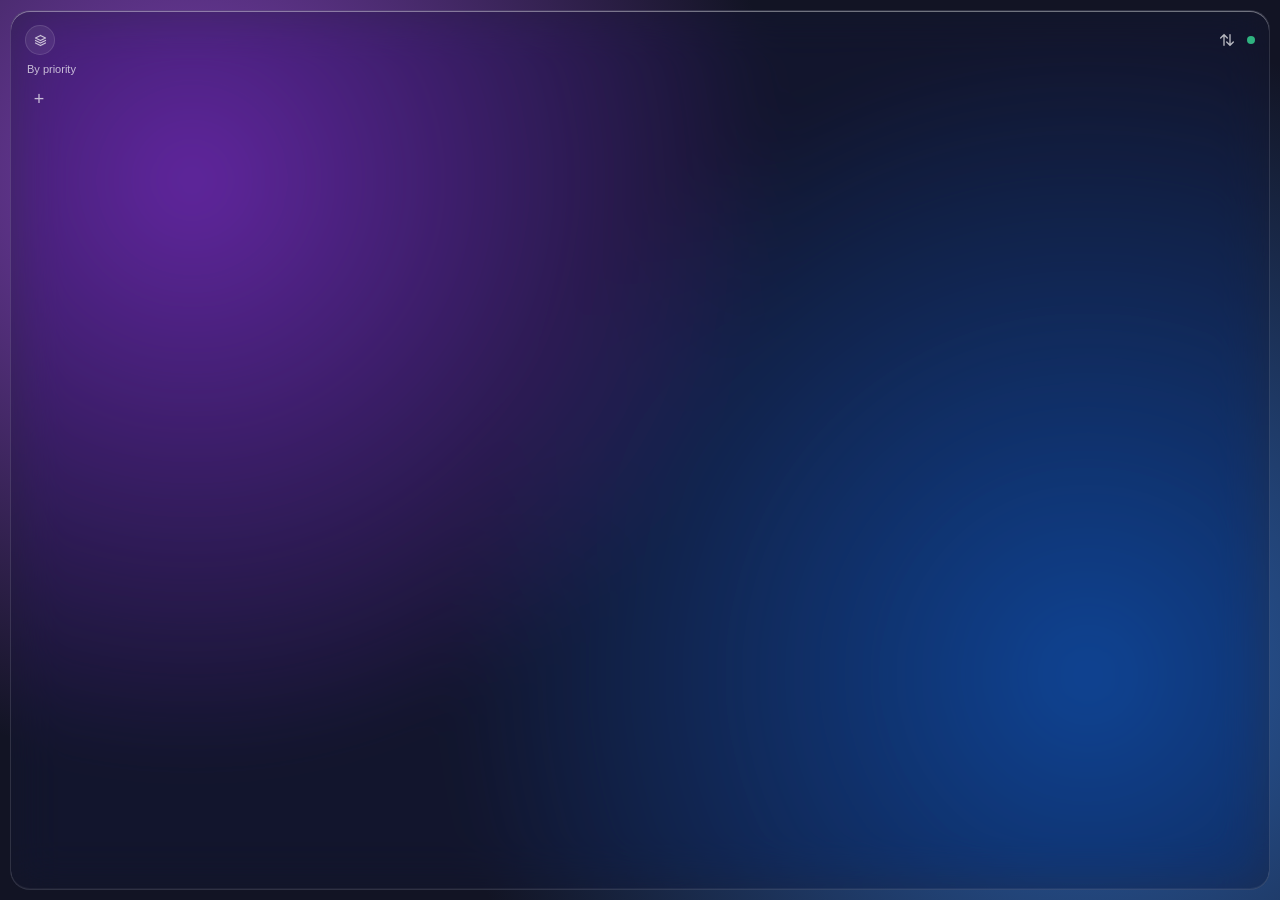
<file: src/reminders_widget/app/ui/index.html>
<!doctype html>
<html lang="en">
<head>
<meta charset="utf-8">
<meta name="viewport" content="width=device-width, initial-scale=1">
<title>Reminders</title>
<link rel="stylesheet" href="style.css">
</head>
<body>
<div class="g" id="g">
 <div class="top">
  <div class="pk" id="pk"><div class="pn"><div class="hd"><div class="ico">
   <svg width="15" height="15" viewBox="0 0 24 24" fill="none" stroke="currentColor" stroke-width="2" stroke-linecap="round" stroke-linejoin="round" aria-hidden="true"><path d="M12 4 4 8l8 4 8-4-8-4"/><path d="m4 12 8 4 8-4"/><path d="m4 16 8 4 8-4"/></svg>
  </div><span>Lists</span></div><div class="opts" id="opts"></div></div></div>
  <div class="right dim"><span id="cnt"></span>
   <button class="sb" id="sortb" title="Sort" aria-label="Sort">
    <svg class="a" style="left:-3px" width="16" height="16" viewBox="0 0 24 24" fill="none" stroke="currentColor" stroke-width="2" stroke-linecap="round"><path d="M12 20V4M7 9l5-5 5 5"/></svg>
    <svg class="b" style="left:3px" width="16" height="16" viewBox="0 0 24 24" fill="none" stroke="currentColor" stroke-width="2" stroke-linecap="round"><path d="M12 4v16M7 15l5 5 5-5"/></svg>
   </button>
   <span class="status" id="status" title="Synced"></span></div>
 </div>
 <div class="main dim">
  <div class="banner" id="banner"><span id="bannerText"></span><button id="bannerAction" hidden></button></div>
  <div class="ttl" id="ttl"></div>
  <div class="sub" id="sortl">By priority</div>
  <div class="list" id="list"><div class="addrow" id="addrow"><span class="plus" aria-hidden="true">+</span><input id="add" placeholder="New reminder" aria-label="New reminder"><button class="target" id="addTarget" aria-label="List for the new reminder"></button></div></div>
 </div>
 <div class="detail" id="detail" aria-hidden="true">
  <button class="close" id="dClose">‹ Back</button>
  <label>Title<input id="dTitle"></label>
  <label>Due<input id="dDue" type="datetime-local"></label>
  <label class="row2"><input id="dAllDay" type="checkbox"> All day</label>
  <label>Notes<textarea id="dNotes"></textarea></label>
  <label>List<button class="chip" id="dList" aria-label="Move to another list"></button></label>
 </div>
 <div class="menu" id="menu" role="menu">
  <button data-p="1">!!! High</button><button data-p="5">!! Medium</button><button data-p="9">! Low</button><button data-p="0">None</button>
  <hr><button data-a="due">Due date…</button><button data-a="notes">Notes…</button><button data-a="rename">Rename</button><button data-a="move">Move to list…</button>
 </div>
 <div class="targets" id="targets" role="menu"></div>
 <div class="toast" id="toast"></div>
</div>
<script src="app.js"></script>
</body>
</html>
</file>
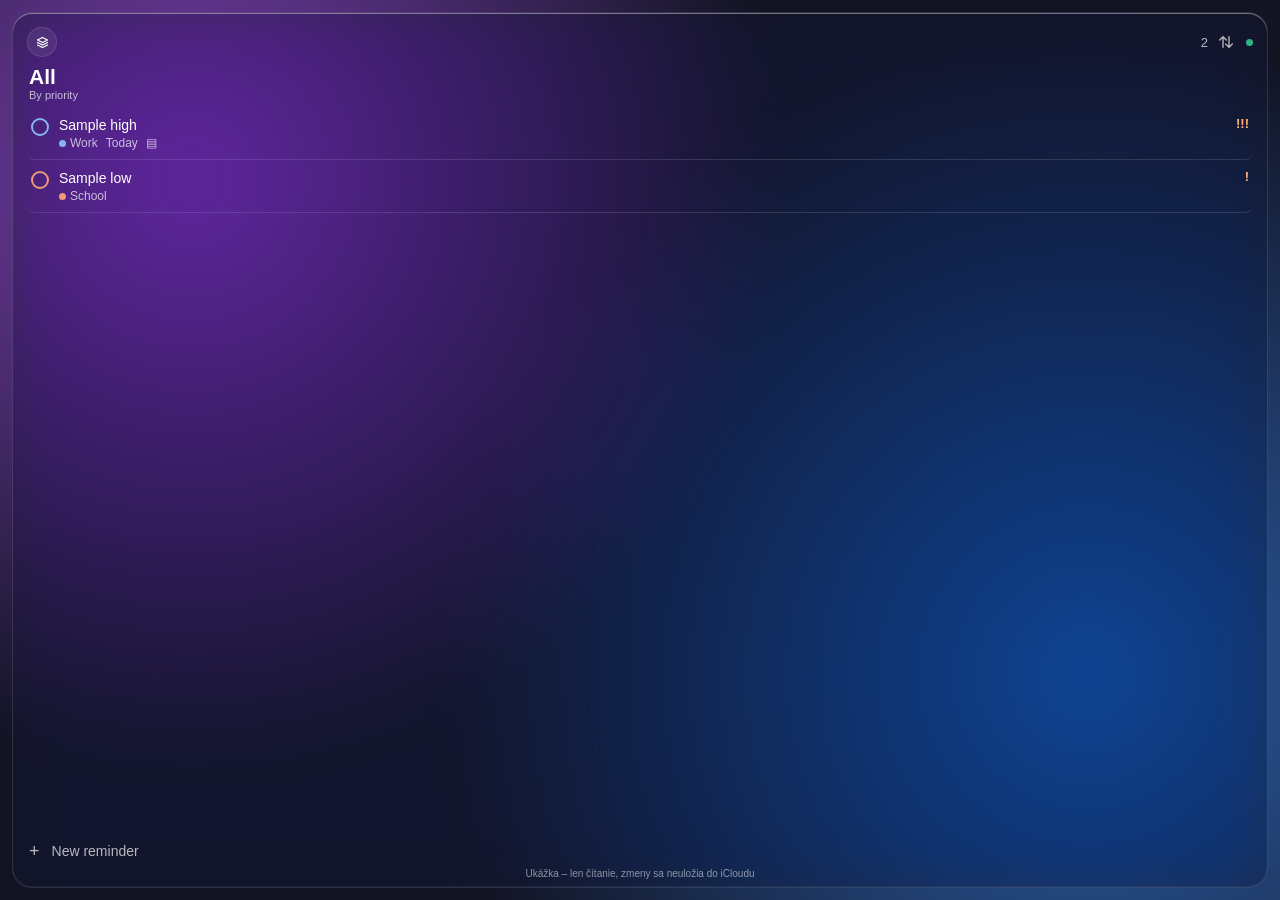
<file: probes/demo_widget.html>
<!doctype html>
<html lang="sk">
<head>
<meta charset="utf-8">
<meta name="viewport" content="width=device-width, initial-scale=1">
<title>Reminders</title>
<style>
:root{--fg:#fff;--fg2:rgba(255,255,255,.7);--glass:rgba(22,26,44,.42);--pane:rgba(26,30,50,.92);--line:rgba(255,255,255,.12);--hi:rgba(255,255,255,.4);--pri:#FFB27A;--late:#FFA3A3;--hov:rgba(255,255,255,.07)}
*{box-sizing:border-box}
html,body{margin:0;height:100%;font-family:"Segoe UI Variable Text","Segoe UI","Open Sans",sans-serif;color:var(--fg);
 background:radial-gradient(circle at 15% 20%,#7b3fb0 0,transparent 45%),radial-gradient(circle at 85% 75%,#2b5fa8 0,transparent 50%),#121424;overflow:hidden}
.g{position:absolute;inset:12px;border-radius:20px;padding:14px 14px 8px;background:var(--glass);backdrop-filter:blur(24px) saturate(170%);
 border:1px solid var(--line);box-shadow:inset 0 1px 0 var(--hi),inset 0 -1px 0 rgba(255,255,255,.05);display:flex;flex-direction:column}
.top{display:flex;align-items:center;justify-content:space-between;margin-bottom:4px}
.pk{position:relative;width:30px;height:30px;z-index:5}
.pn{position:absolute;top:0;left:0;width:30px;height:30px;border-radius:15px;overflow:hidden;background:var(--hov);border:1px solid var(--line);
 transition:width .4s cubic-bezier(.2,.9,.3,1.15),height .45s cubic-bezier(.2,.9,.3,1.15),border-radius .35s,background .3s}
.g.open .pn{width:220px;height:var(--h);border-radius:16px;background:var(--pane)}
.ico{width:28px;height:28px;display:flex;align-items:center;justify-content:center;flex:none}
.hd{display:flex;align-items:center;gap:4px;font-size:12px;white-space:nowrap;color:var(--fg2)}
.hd span{opacity:0;transition:opacity .2s}.g.open .hd span{opacity:1;transition-delay:.15s}
.opts{max-height:calc(var(--h) - 34px);overflow:auto}
.opt{display:flex;align-items:center;gap:9px;height:30px;padding:0 10px;font-size:13px;cursor:pointer;white-space:nowrap;opacity:0;transform:translateY(-6px);
 transition:opacity .2s,transform .3s,background .2s;border-radius:9px;margin:0 3px}
.g.open .opt{opacity:1;transform:none}.opt:hover{background:var(--hov)}.opt:active{transform:scale(.97)}
.dot{width:12px;height:12px;border-radius:50%;flex:none}
.ck{margin-left:auto;transition:opacity .2s,transform .3s cubic-bezier(.2,.9,.3,1.8)}
.right{display:flex;align-items:center;gap:10px;color:var(--fg2);font-size:13px}
.sb{position:relative;width:18px;height:18px;cursor:pointer}
.sb svg{position:absolute;top:1px;transition:transform .45s cubic-bezier(.2,.9,.3,1.3)}
.sb.sw .a{transform:translateX(5px) rotate(180deg)}.sb.sw .b{transform:translateX(-5px) rotate(180deg)}
.main{display:flex;flex-direction:column;min-height:0;flex:1}.dim{transition:filter .35s,opacity .35s}.g.open .dim{filter:blur(5px);opacity:.35}
.ttl{font-size:21px;font-weight:600;margin:4px 2px 0;transition:opacity .2s}
.sub{font-size:11px;color:var(--fg2);margin:0 2px 6px;transition:opacity .2s}
.list{overflow:auto;flex:1;position:relative;margin:0 -6px;padding:0 6px}
.list::-webkit-scrollbar{width:6px}.list::-webkit-scrollbar-thumb{background:var(--line);border-radius:3px}
.row{display:flex;gap:10px;align-items:flex-start;padding:9px 4px;border-bottom:1px solid var(--line);border-radius:8px;transition:opacity .4s,transform .4s}
.row:hover{background:var(--hov)}
.new{animation:drop .5s cubic-bezier(.2,.9,.3,1.3)}@keyframes drop{from{opacity:0;transform:translateY(-14px) scale(.96)}}
.ring{width:18px;height:18px;border-radius:50%;border:2px solid;flex:none;margin-top:2px;cursor:pointer;background:transparent;padding:0;
 display:flex;align-items:center;justify-content:center;transition:background .25s,transform .35s cubic-bezier(.2,.9,.3,1.6)}
.ring:hover{transform:scale(1.12)}.ring.on{transform:scale(1.18)}.ring.lock{cursor:not-allowed;border-style:dashed}
.txt{flex:1;min-width:0}.t{font-size:14px;line-height:1.3;overflow-wrap:anywhere}
.meta{font-size:12px;color:var(--fg2);display:flex;gap:8px;align-items:center;margin-top:2px;flex-wrap:wrap}
.pr{min-height:18px;font-weight:700;font-size:13px;color:var(--pri);cursor:pointer;min-width:26px;text-align:right;user-select:none;display:inline-block}
.pop{animation:pop .4s cubic-bezier(.2,.9,.3,1.8)}@keyframes pop{0%{transform:scale(.4);opacity:.3}100%{transform:scale(1)}}
.add{display:flex;align-items:center;gap:10px;padding:9px 2px 4px;font-size:14px;color:var(--fg2)}
.add input{border:none;background:transparent;color:var(--fg);font:inherit;flex:1;outline:none}
.add input::placeholder{color:var(--fg2)}
.toast{position:absolute;left:50%;bottom:14px;transform:translate(-50%,20px);opacity:0;background:var(--pane);border:1px solid var(--line);
 padding:7px 12px;border-radius:12px;font-size:12px;transition:opacity .3s,transform .3s;pointer-events:none;white-space:nowrap}
.toast.show{opacity:1;transform:translate(-50%,0)}
.demo{font-size:10px;color:var(--fg2);text-align:center;padding-top:4px;opacity:.75}
.empty{color:var(--fg2);font-size:13px;padding:20px 4px;text-align:center}
@media (prefers-reduced-motion: reduce){*{transition-duration:.01s!important;animation-duration:.01s!important}}
</style>
</head>
<body>
<div class="g" id="g">
 <div class="top">
  <div class="pk" id="pk"><div class="pn"><div class="hd"><div class="ico">
   <svg width="15" height="15" viewBox="0 0 24 24" fill="none" stroke="currentColor" stroke-width="2" stroke-linecap="round" stroke-linejoin="round" aria-hidden="true" style="color:var(--fg)"><path d="M12 4 4 8l8 4 8-4-8-4"/><path d="m4 12 8 4 8-4"/><path d="m4 16 8 4 8-4"/></svg>
  </div><span>Lists</span></div><div class="opts" id="opts"></div></div></div>
  <div class="right dim"><span id="cnt"></span>
   <span class="sb" id="sortb" title="Sort" role="button" aria-label="Sort">
    <svg class="a" style="left:-3px" width="16" height="16" viewBox="0 0 24 24" fill="none" stroke="currentColor" stroke-width="2" stroke-linecap="round"><path d="M12 20V4M7 9l5-5 5 5"/></svg>
    <svg class="b" style="left:3px" width="16" height="16" viewBox="0 0 24 24" fill="none" stroke="currentColor" stroke-width="2" stroke-linecap="round"><path d="M12 4v16M7 15l5 5 5-5"/></svg>
   </span>
   <span title="Synced" style="width:7px;height:7px;border-radius:50%;background:#2FB380"></span></div>
 </div>
 <div class="main dim">
  <div class="ttl" id="ttl"></div>
  <div class="sub" id="sortl">By priority</div>
  <div class="list" id="list"></div>
  <div class="add"><span style="font-size:18px;line-height:1">+</span><input id="add" placeholder="New reminder"></div>
  <div class="demo">Ukážka – len čítanie, zmeny sa neuložia do iCloudu</div>
 </div>
 <div class="toast" id="toast"></div>
</div>
<script>
const DATA = /*DATA*/null || {lists:[{id:"L1",n:"Work",c:"#85B7EB"},{id:"L2",n:"School",c:"#F0997B"}],selected:["L1","L2"],
 reminders:[{id:"a",l:"L1",t:"Sample high",p:1,d:"Today",late:false,note:true,ro:false,rec:false,c:1},{id:"b",l:"L2",t:"Sample low",p:9,d:"",late:false,note:false,ro:false,rec:false,c:2}]};
const L = Object.fromEntries(DATA.lists.map(l => [l.id, l]));
let items = DATA.reminders.slice(), sel = new Set(DATA.selected), sortP = true, popId = null, newId = null;
const nodes = new Map(), g = document.getElementById('g'), pk = document.getElementById('pk');
pk.style.setProperty('--h', Math.min(34 + DATA.lists.length * 30 + 8, 380) + 'px');
pk.onmouseenter = () => g.classList.add('open'); pk.onmouseleave = () => g.classList.remove('open');
const rank = p => ({1: 0, 5: 1, 9: 2}[p] ?? 3), marks = p => ({1: '!!!', 5: '!!', 9: '!'}[p] || '·');
const esc = s => s.replace(/[&<>"]/g, c => ({'&': '&amp;', '<': '&lt;', '>': '&gt;', '"': '&quot;'}[c]));
function toast(msg) { const t = document.getElementById('toast'); t.textContent = msg; t.classList.add('show');
  clearTimeout(toast.h); toast.h = setTimeout(() => t.classList.remove('show'), 2200); }
function opts() { const o = document.getElementById('opts'); o.innerHTML = '';
  DATA.lists.forEach((l, n) => { const s = document.createElement('div'); s.className = 'opt'; s.style.transitionDelay = (0.05 + n * 0.025) + 's';
    const on = sel.has(l.id);
    s.innerHTML = `<span class="dot" style="background:${l.c}"></span>${esc(l.n)}<span class="ck" style="opacity:${on ? 1 : 0};transform:scale(${on ? 1 : .3})">✓</span>`;
    s.onclick = () => { if (sel.has(l.id) && sel.size > 1) sel.delete(l.id); else sel.add(l.id);
      const c = s.querySelector('.ck'), now = sel.has(l.id); c.style.opacity = now ? 1 : 0; c.style.transform = `scale(${now ? 1 : .3})`; render(); };
    o.appendChild(s); }); }
function swapText(el, txt) { if (el.textContent === txt) return; el.style.opacity = 0; setTimeout(() => { el.textContent = txt; el.style.opacity = 1; }, 180); }
function row(i) { const r = document.createElement('div'); r.className = 'row';
  const ring = document.createElement('button'); ring.className = 'ring' + (i.ro || i.rec ? ' lock' : ''); ring.style.borderColor = L[i.l].c; ring.setAttribute('aria-label', 'Complete');
  const body = document.createElement('div'); body.className = 'txt'; const pr = document.createElement('span'); pr.className = 'pr';
  let t; ring.onclick = () => {
    if (i.ro) { toast("This reminder can't be changed on PC yet."); return; }
    if (i.rec) { toast('Complete repeating reminders on iPhone.'); return; }
    if (t) { clearTimeout(t); t = null; ring.classList.remove('on'); ring.style.background = ''; ring.innerHTML = ''; return; }
    ring.classList.add('on'); ring.style.background = L[i.l].c; ring.innerHTML = '<span style="font-size:11px;color:#141826">✓</span>';
    t = setTimeout(() => { r.style.opacity = 0; r.style.transform = 'translateX(14px)';
      setTimeout(() => { items = items.filter(x => x !== i); nodes.delete(i.id); render(); toast('Completed (demo only)'); }, 400); }, 1500); };
  pr.onclick = () => { if (i.ro) { toast("This reminder can't be changed on PC yet."); return; }
    i.p = {0: 9, 9: 5, 5: 1, 1: 0}[i.p] ?? 0; popId = i.id; render(); };
  r.append(ring, body, pr); r._b = body; r._p = pr; return r; }
function render() { opts();
  const all = sel.size === DATA.lists.length;
  swapText(document.getElementById('ttl'), all ? 'All' : DATA.lists.filter(l => sel.has(l.id)).map(l => l.n).join(' + '));
  let v = items.filter(i => sel.has(i.l));
  v.sort(sortP ? (a, b) => rank(a.p) - rank(b.p) || a.c - b.c : (a, b) => a.c - b.c);
  const box = document.getElementById('list'), first = new Map();
  nodes.forEach((n, k) => { if (n.isConnected) first.set(k, n.getBoundingClientRect().top); });
  box.innerHTML = '';
  if (!v.length) box.innerHTML = '<div class="empty">Nothing here. Add a reminder below.</div>';
  v.forEach(i => { let r = nodes.get(i.id); if (!r) { r = row(i); nodes.set(i.id, r); }
    const multi = sel.size > 1;
    r._b.innerHTML = `<div class="t">${esc(i.t)}</div><div class="meta">${multi ? `<span style="display:inline-flex;align-items:center;gap:4px"><span class="dot" style="width:7px;height:7px;background:${L[i.l].c}"></span>${esc(L[i.l].n)}</span>` : ''}${i.d ? `<span style="${i.late ? 'color:var(--late);font-weight:600' : ''}">${esc(i.d)}</span>` : ''}${i.note ? '<span title="Notes">▤</span>' : ''}${i.rec ? '<span title="Repeats">↻</span>' : ''}${i.ro ? '<span title="Read-only on PC">🔒</span>' : ''}</div>`;
    r._p.textContent = marks(i.p); r._p.classList.remove('pop'); if (popId === i.id) { void r._p.offsetWidth; r._p.classList.add('pop'); }
    r.classList.remove('new'); if (newId === i.id) { void r.offsetWidth; r.classList.add('new'); }
    box.appendChild(r); });
  v.forEach(i => { const r = nodes.get(i.id); if (!first.has(i.id)) return; const dy = first.get(i.id) - r.getBoundingClientRect().top; if (!dy) return;
    r.style.transition = 'none'; r.style.transform = `translateY(${dy}px)`;
    requestAnimationFrame(() => { r.style.transition = 'transform .5s cubic-bezier(.2,.9,.3,1.1),opacity .4s'; r.style.transform = ''; }); });
  popId = newId = null; document.getElementById('cnt').textContent = v.length; }
document.getElementById('sortb').onclick = e => { sortP = !sortP; e.currentTarget.classList.toggle('sw');
  swapText(document.getElementById('sortl'), sortP ? 'By priority' : 'iCloud order'); render(); };
document.getElementById('add').onkeydown = e => { if (e.key === 'Enter' && e.target.value.trim()) {
  const n = {id: 'new' + Date.now(), l: [...sel][0], t: e.target.value.trim(), p: 0, d: '', late: false, note: false, ro: false, rec: false, c: Date.now() / 1000};
  items.unshift(n); newId = n.id; e.target.value = ''; render(); toast('Added (demo only)'); } };
render();
</script>
</body>
</html>
</file>
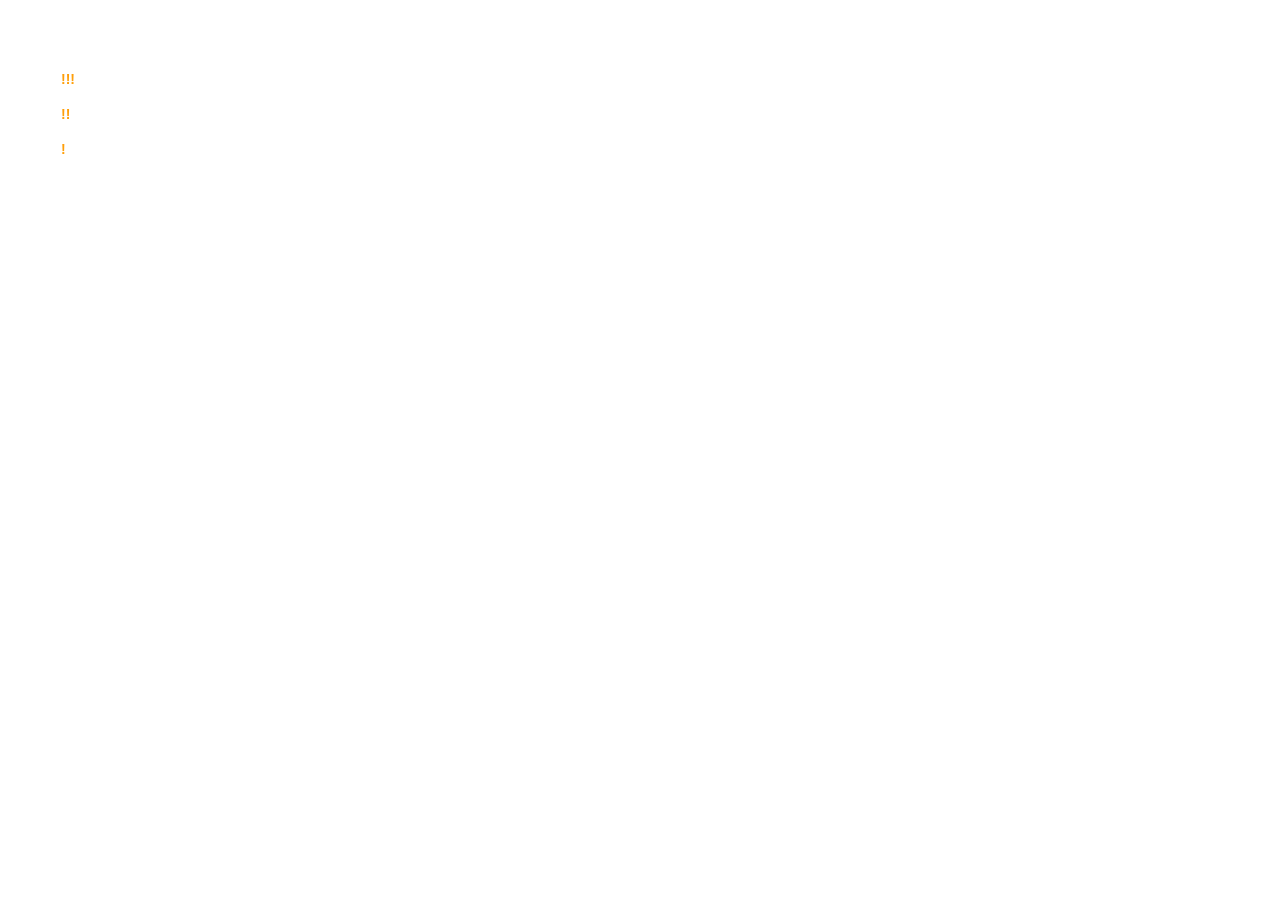
<file: probes/glass.html>
<!doctype html>
<html lang="sk">
<head>
<meta charset="utf-8">
<title>Glass probe</title>
<style>
  html, body { background: transparent; margin: 0; height: 100%; overflow: hidden; }
  body { font-family: "ProbeSans", sans-serif; color: #fff; padding: 14px; box-sizing: border-box; }
  .card {
    height: 100%; box-sizing: border-box; padding: 18px 20px;
    background: rgba(255, 255, 255, 0.12);
    border: 1px solid rgba(255, 255, 255, 0.28);
    box-shadow: inset 0 1px 0 rgba(255, 255, 255, 0.35);
    border-radius: 22px;
  }
  h1 { font-size: 15px; font-weight: 600; margin: 0 0 12px; opacity: .9; }
  .row { display: flex; gap: 10px; align-items: baseline; padding: 9px 0;
         border-top: 1px solid rgba(255, 255, 255, 0.14); font-size: 14px; }
  .row:first-of-type { border-top: 0; }
  .dot { width: 14px; height: 14px; border-radius: 50%; border: 1.5px solid rgba(255,255,255,.7);
         flex: none; align-self: center; }
  .prio { color: #ff9f0a; font-weight: 700; min-width: 28px; }
</style>
<script>
  // Font URL arrives in the hash (percent-encoded file:// URI); falls back to sans-serif.
  const m = location.hash.match(/font=([^&]+)/);
  if (m) {
    const face = new FontFace("ProbeSans", "url(" + decodeURIComponent(m[1]) + ")");
    face.load().then(f => { document.fonts.add(f); window.__fontState = "načítané"; })
              .catch(() => { window.__fontState = "zlyhalo, sans-serif"; });
  } else {
    window.__fontState = "bez písma, sans-serif";
  }
</script>
</head>
<body>
  <div class="card">
    <h1>Dnes</h1>
    <div class="row"><span class="dot"></span><span class="prio">!!!</span><span>Ukážkový riadok s vysokou prioritou</span></div>
    <div class="row"><span class="dot"></span><span class="prio">!!</span><span>Stredná priorita, diakritika: ľščťžýáíé</span></div>
    <div class="row"><span class="dot"></span><span class="prio">!</span><span>Nízka priorita</span></div>
    <div class="row"><span class="dot"></span><span class="prio"></span><span>Bez priority</span></div>
    <div class="row"><span class="dot"></span><span class="prio"></span><span>Ďalší ukážkový riadok</span></div>
  </div>
</body>
</html>
</file>
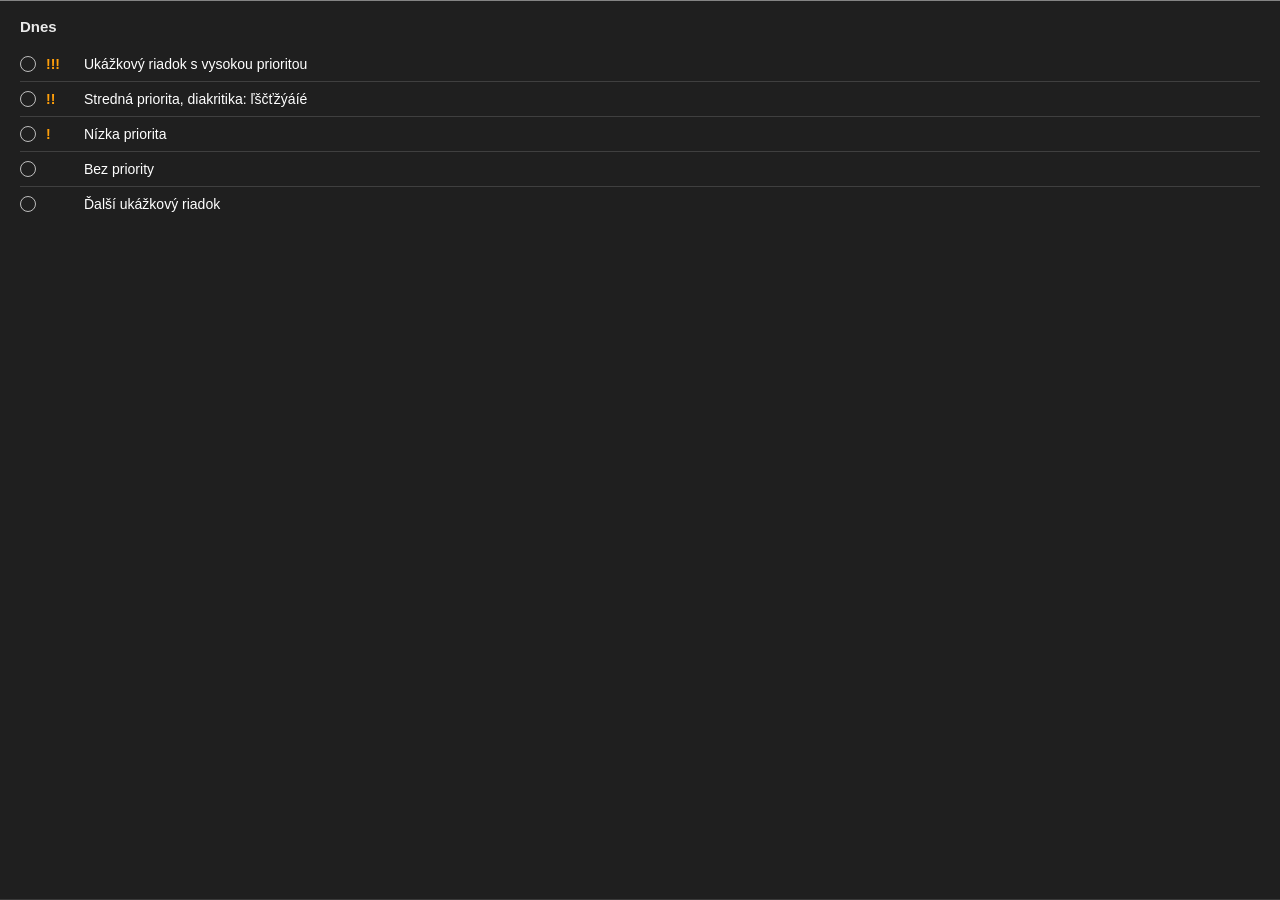
<file: probes/glass_wallpaper.html>
<!doctype html>
<html lang="sk">
<head>
<meta charset="utf-8">
<title>Glass from wallpaper probe</title>
<style>
  :root { --bg: #000; }
  html, body { margin: 0; height: 100%; overflow: hidden; background: var(--bg); }
  body { font-family: "ProbeSans", "Segoe UI", sans-serif; color: #fff; }
  /* One uniform frosted surface: the pre-blurred virtual-screen image, moved so it stays
     fixed on the screen while the window moves. DWM rounds the window corners. */
  .card { position: absolute; inset: 0; overflow: hidden; }
  .layer { position: absolute; left: 0; top: 0; background-size: 100% 100%;
           background-repeat: no-repeat; will-change: transform; }
  .tint { position: absolute; inset: 0; background: rgba(255,255,255,.12); }
  .edge { position: absolute; inset: 0; pointer-events: none;
          box-shadow: inset 0 1px 0 rgba(255,255,255,.45), inset 0 -1px 0 rgba(255,255,255,.12); }
  .content { position: absolute; inset: 0; padding: 18px 20px; box-sizing: border-box; }
  h1 { font-size: 15px; font-weight: 600; margin: 0 0 12px; opacity: .9; }
  .row { display: flex; gap: 10px; align-items: baseline; padding: 9px 0;
         border-top: 1px solid rgba(255,255,255,.14); font-size: 14px; }
  .row:first-of-type { border-top: 0; }
  .dot { width: 14px; height: 14px; border-radius: 50%; border: 1.5px solid rgba(255,255,255,.7);
         flex: none; align-self: center; }
  .prio { color: #ff9f0a; font-weight: 700; min-width: 28px; }
</style>
<script>
  const m = location.hash.match(/font=([^&]+)/);
  if (m) {
    const face = new FontFace("ProbeSans", "url(" + decodeURIComponent(m[1]) + ")");
    face.load().then(f => { document.fonts.add(f); window.__fontState = "načítané"; })
              .catch(() => { window.__fontState = "zlyhalo, sans-serif"; });
  } else { window.__fontState = "bez písma, sans-serif"; }

  const glass = { ox: 0, oy: 0, cx: 0, cy: 0, running: false };

  // Called from Python: url = image of the whole virtual screen (CSS px size w x h), whose
  // top-left sits at (ox, oy) CSS px on the screen; (cx, cy) corrects screenX/Y if needed.
  window.setGlass = function (url, ox, oy, w, h, cx, cy) {
    const layer = document.querySelector(".layer");
    layer.style.backgroundImage = 'url("' + url + '")';
    layer.style.width = w + "px"; layer.style.height = h + "px";
    Object.assign(glass, { ox, oy, cx, cy });
    if (!glass.running) { glass.running = true; requestAnimationFrame(frame); }
    return true;
  };

  function frame() {
    const layer = document.querySelector(".layer");
    const x = glass.ox - (window.screenX + glass.cx);
    const y = glass.oy - (window.screenY + glass.cy);
    layer.style.transform = "translate3d(" + x + "px," + y + "px,0)";
    requestAnimationFrame(frame);
  }

  window.__sample = function () {
    return { sx: window.screenX, sy: window.screenY, iw: innerWidth, ih: innerHeight,
             ow: outerWidth, oh: outerHeight, dpr: devicePixelRatio };
  };
</script>
</head>
<body>
  <div class="card">
    <div class="layer"></div>
    <div class="tint"></div>
    <div class="edge"></div>
    <div class="content">
      <h1>Dnes</h1>
      <div class="row"><span class="dot"></span><span class="prio">!!!</span><span>Ukážkový riadok s vysokou prioritou</span></div>
      <div class="row"><span class="dot"></span><span class="prio">!!</span><span>Stredná priorita, diakritika: ľščťžýáíé</span></div>
      <div class="row"><span class="dot"></span><span class="prio">!</span><span>Nízka priorita</span></div>
      <div class="row"><span class="dot"></span><span class="prio"></span><span>Bez priority</span></div>
      <div class="row"><span class="dot"></span><span class="prio"></span><span>Ďalší ukážkový riadok</span></div>
    </div>
  </div>
</body>
</html>
</file>
<file: src/reminders_widget/app/ui/style.css>
:root{--fg:#fff;--fg2:rgba(255,255,255,.7);--glass:rgba(22,26,44,.42);--pane:rgba(26,30,50,.96);--line:rgba(255,255,255,.12);
 --hi:rgba(255,255,255,.4);--pri:#FFB27A;--late:#FFA3A3;--hov:rgba(255,255,255,.07);--ok:#2FB380;--warn:#F2A541;--err:#F07070}
*{box-sizing:border-box}
html,body{margin:0;height:100%;font-family:"Segoe UI Variable Text","Segoe UI",sans-serif;color:var(--fg);overflow:hidden;
 background:radial-gradient(circle at 15% 20%,#7b3fb0 0,transparent 45%),radial-gradient(circle at 85% 75%,#2b5fa8 0,transparent 50%),#121424}
button{font:inherit;color:inherit}
.g{position:absolute;inset:10px;border-radius:20px;padding:14px 14px 8px;background:var(--glass);backdrop-filter:blur(24px) saturate(170%);
 border:1px solid var(--line);box-shadow:inset 0 1px 0 var(--hi),inset 0 -1px 0 rgba(255,255,255,.05);display:flex;flex-direction:column;overflow:hidden}
.top{display:flex;align-items:center;justify-content:space-between;margin-bottom:4px}
.pk{position:relative;width:30px;height:30px;z-index:5}
.pn{position:absolute;top:0;left:0;width:30px;height:30px;border-radius:15px;overflow:hidden;background:var(--hov);border:1px solid var(--line);
 transition:width .4s cubic-bezier(.2,.9,.3,1.15),height .45s cubic-bezier(.2,.9,.3,1.15),border-radius .35s,background .3s}
.g.open .pn{width:220px;height:var(--h);border-radius:16px;background:var(--pane)}
.ico{width:28px;height:28px;display:flex;align-items:center;justify-content:center;flex:none}
.hd{display:flex;align-items:center;gap:4px;font-size:12px;white-space:nowrap;color:var(--fg2)}
.hd span{opacity:0;transition:opacity .2s}.g.open .hd span{opacity:1;transition-delay:.15s}
.opts{max-height:calc(var(--h) - 34px);overflow:auto}
.opt{display:flex;align-items:center;gap:9px;height:30px;padding:0 10px;font-size:13px;cursor:pointer;white-space:nowrap;opacity:0;transform:translateY(-6px);
 transition:opacity .2s,transform .3s,background .2s;border-radius:9px;margin:0 3px}
.g.open .opt{opacity:1;transform:none}.opt:hover{background:var(--hov)}.opt:active{transform:scale(.97)}
.dot{width:12px;height:12px;border-radius:50%;flex:none}
.g.open .ck{margin-left:auto;transition:opacity .2s,transform .3s cubic-bezier(.2,.9,.3,1.8)}
.right{display:flex;align-items:center;gap:10px;color:var(--fg2);font-size:13px}
.sb{position:relative;width:18px;height:18px;cursor:pointer;background:none;border:0;padding:0}
.sb svg{position:absolute;top:1px;transition:transform .45s cubic-bezier(.2,.9,.3,1.3)}
.sb.sw .a{transform:translateX(5px) rotate(180deg)}.sb.sw .b{transform:translateX(-5px) rotate(180deg)}
.status{width:8px;height:8px;border-radius:50%;background:var(--ok);transition:background .4s}
.status.syncing{animation:pulse 1.1s ease-in-out infinite}
@keyframes pulse{50%{transform:scale(1.6);opacity:.55}}
.status.offline,.status.transient{background:var(--warn)}.status.session_expired,.status.error,.status.stopped{background:var(--err)}
.main{display:flex;flex-direction:column;min-height:0;flex:1}
.dim{transition:filter .35s,opacity .35s}.g.open .dim{filter:blur(5px);opacity:.35}
.banner{display:none;align-items:center;gap:8px;margin:2px 0 6px;padding:7px 10px;border-radius:12px;font-size:12px;background:rgba(255,255,255,.08);
 border:1px solid var(--line);animation:slide .35s cubic-bezier(.2,.9,.3,1.2)}
.banner.show{display:flex}.banner.warning{border-color:rgba(242,165,65,.5)}.banner.error{border-color:rgba(240,112,112,.55)}
.banner button{margin-left:auto;background:rgba(255,255,255,.14);border:0;border-radius:8px;padding:3px 9px;cursor:pointer}
@keyframes slide{from{opacity:0;transform:translateY(-8px)}}
.ttl{font-size:21px;font-weight:600;margin:4px 2px 0;transition:opacity .2s}
.sub{font-size:11px;color:var(--fg2);margin:0 2px 6px;transition:opacity .2s}
.list{overflow:auto;flex:1;position:relative;margin:0 -6px;padding:0 6px}
.list{scrollbar-width:none}.list::-webkit-scrollbar{display:none}   /* scrolls, no visible bar */
.row{display:flex;gap:10px;align-items:flex-start;padding:9px 4px;border-bottom:1px solid var(--line);border-radius:8px;transition:opacity .4s,transform .4s;outline:none}
.row:hover,.row:focus{background:var(--hov)}
.new{animation:drop .5s cubic-bezier(.2,.9,.3,1.3)}@keyframes drop{from{opacity:0;transform:translateY(-14px) scale(.96)}}
.ring{width:18px;height:18px;border-radius:50%;border:2px solid;flex:none;margin-top:2px;cursor:pointer;background:transparent;padding:0;
 display:flex;align-items:center;justify-content:center;transition:background .25s,transform .35s cubic-bezier(.2,.9,.3,1.6)}
.ring:hover{transform:scale(1.12)}.ring.on{transform:scale(1.18)}.ring.lock{cursor:not-allowed;border-style:dashed}
.txt{flex:1;min-width:0}.t{font-size:14px;line-height:1.3;overflow-wrap:anywhere}
.t input{width:100%;font:inherit;color:var(--fg);background:rgba(255,255,255,.08);border:1px solid var(--line);border-radius:6px;padding:1px 5px;outline:none}
.meta{font-size:12px;color:var(--fg2);display:flex;gap:8px;align-items:center;margin-top:2px;flex-wrap:wrap}
.late{color:var(--late);font-weight:600}
.pr{min-height:18px;font-weight:700;font-size:13px;color:var(--pri);cursor:pointer;min-width:24px;text-align:right;user-select:none;display:inline-block}
.more{background:none;border:0;color:var(--fg2);cursor:pointer;padding:0 2px;font-size:15px;line-height:1.2;opacity:.6}.row:hover .more{opacity:1}
.pop{animation:pop .4s cubic-bezier(.2,.9,.3,1.8)}@keyframes pop{0%{transform:scale(.4);opacity:.3}100%{transform:scale(1)}}
.empty{color:var(--fg2);font-size:13px;padding:20px 4px;text-align:center}
.empty .signin{background:rgba(255,255,255,.16);border:1px solid var(--line);border-radius:10px;padding:6px 16px;cursor:pointer;color:var(--fg)}
.detail{position:absolute;top:0;right:0;bottom:0;width:100%;background:var(--pane);border-left:1px solid var(--line);padding:16px;z-index:8;
 transform:translateX(105%);transition:transform .4s cubic-bezier(.2,.9,.3,1.05);display:flex;flex-direction:column;gap:10px}
.detail.show{transform:none}
.detail label{font-size:12px;color:var(--fg2);display:flex;flex-direction:column;gap:4px}
.detail input,.detail textarea{font:inherit;font-size:14px;color:var(--fg);background:rgba(255,255,255,.07);border:1px solid var(--line);border-radius:8px;padding:6px 8px;outline:none;color-scheme:dark}
.detail textarea{min-height:110px;resize:vertical}
.detail .row2{flex-direction:row;align-items:center;gap:8px}
.detail .close{align-self:flex-start;background:none;border:0;cursor:pointer;color:var(--fg2);font-size:13px;padding:0}
.menu{position:absolute;z-index:9;min-width:160px;background:var(--pane);border:1px solid var(--line);border-radius:12px;padding:4px;display:none;
 box-shadow:0 8px 24px rgba(0,0,0,.35);animation:slide .2s ease-out}
.menu.show{display:block}
.menu button{display:block;width:100%;text-align:left;background:none;border:0;padding:6px 10px;border-radius:8px;font-size:13px;cursor:pointer}
.menu button:hover{background:var(--hov)}.menu hr{border:0;border-top:1px solid var(--line);margin:4px 0}
.toast{position:absolute;left:50%;bottom:14px;transform:translate(-50%,20px);opacity:0;background:var(--pane);border:1px solid var(--line);z-index:10;
 padding:7px 12px;border-radius:12px;font-size:12px;transition:opacity .3s,transform .3s;pointer-events:none;max-width:90%;text-align:center}
.toast.show{opacity:1;transform:translate(-50%,0)}
@media (prefers-reduced-motion: reduce){*{transition-duration:.01s!important;animation-duration:.01s!important}
 .status.syncing{animation:none!important;opacity:.55}}
/* glass from the wallpaper (desktop mode) */
body.light{--fg:#14161c;--fg2:rgba(20,22,28,.7);--glass:rgba(255,255,255,.62);--pane:rgba(255,255,255,.96);--line:rgba(20,22,28,.12);
 --hi:rgba(255,255,255,.9);--pri:#B4410C;--late:#B42318;--hov:rgba(20,22,28,.06)}
body.glass{background:var(--deskbg,#121424)}
body.glass .g{backdrop-filter:none;-webkit-backdrop-filter:none;background:transparent}
body.glass .g::after{content:"";position:absolute;inset:0;background:var(--glass);pointer-events:none;z-index:0;transition:background .3s}
body.mode-desktop .g{inset:0;border-radius:8px}
.wall{position:absolute;left:0;top:0;pointer-events:none;will-change:transform;background-repeat:no-repeat;background-size:100% 100%;z-index:0}
.top{position:relative;z-index:3}
.main{position:relative;z-index:1}
body.light .detail input,body.light .detail textarea{color-scheme:light}
/* day headings (By date, Today, Scheduled) */
.grp{font-size:10.5px;font-weight:650;letter-spacing:.07em;text-transform:uppercase;color:var(--fg2);padding:11px 4px 3px}
/* the "+" row: always last in the list; the field and the list tag slide out on hover */
.addrow{display:flex;align-items:center;gap:8px;padding:9px 4px;font-size:14px;color:var(--fg2);border-radius:8px;cursor:text;transition:background .2s}
.addrow .plus{font-size:18px;line-height:1;width:20px;text-align:center;transition:transform .35s cubic-bezier(.2,.9,.3,1.2),color .2s}
.addrow input{border:none;background:transparent;color:var(--fg);font:inherit;outline:none;flex:0 1 0;min-width:0;opacity:0;transition:opacity .25s,flex-grow .35s}
.addrow input::placeholder{color:var(--fg2)}
.addrow .target{flex:none;max-width:0;opacity:0;overflow:hidden;white-space:nowrap;border:1px solid var(--line);background:var(--hov);border-radius:10px;padding:2px 0;font:inherit;font-size:11.5px;color:var(--fg);cursor:pointer;display:inline-flex;align-items:center;gap:5px;transition:max-width .35s,opacity .25s,padding .35s}
.addrow:hover,.addrow:focus-within,.addrow.pin{background:var(--hov)}
.addrow:hover input,.addrow:focus-within input,.addrow.pin input,.addrow.has input{flex-grow:1;opacity:1}
.addrow:hover .target,.addrow:focus-within .target,.addrow.pin .target,.addrow.has .target{max-width:130px;opacity:1;padding:2px 8px}
.addrow:hover .plus,.addrow:focus-within .plus,.addrow.pin .plus{color:var(--fg);transform:rotate(90deg)}
.targets{position:absolute;z-index:9;min-width:150px;background:var(--pane);border:1px solid var(--line);border-radius:12px;padding:4px;display:none;box-shadow:0 10px 28px rgba(0,0,0,.35)}
.targets.show{display:block;animation:tpop .22s cubic-bezier(.2,.9,.3,1.2)}
@keyframes tpop{from{opacity:0;transform:translateY(6px) scale(.97)}}
.targets button{display:flex;align-items:center;gap:8px;width:100%;background:none;border:0;padding:6px 10px;border-radius:8px;font-size:12.5px;cursor:pointer;text-align:left;color:var(--fg)}
.targets button:hover{background:var(--hov)}
/* smart rows in the list picker */
.opt .ic{width:18px;height:18px;border-radius:9px;display:inline-flex;align-items:center;justify-content:center;flex:none;color:#fff}
.opts .sep{height:1px;background:var(--line);margin:4px 8px}
/* no scrollbars anywhere: they flash white while panels animate open */
*{scrollbar-width:none}*::-webkit-scrollbar{display:none}
.chip{display:inline-flex;align-items:center;gap:6px;align-self:flex-start;border:1px solid var(--line);background:var(--hov);border-radius:10px;padding:3px 10px;font:inherit;font-size:12.5px;color:var(--fg);cursor:pointer;margin-top:4px}
.chip:hover{border-color:var(--hi)}
</file>
